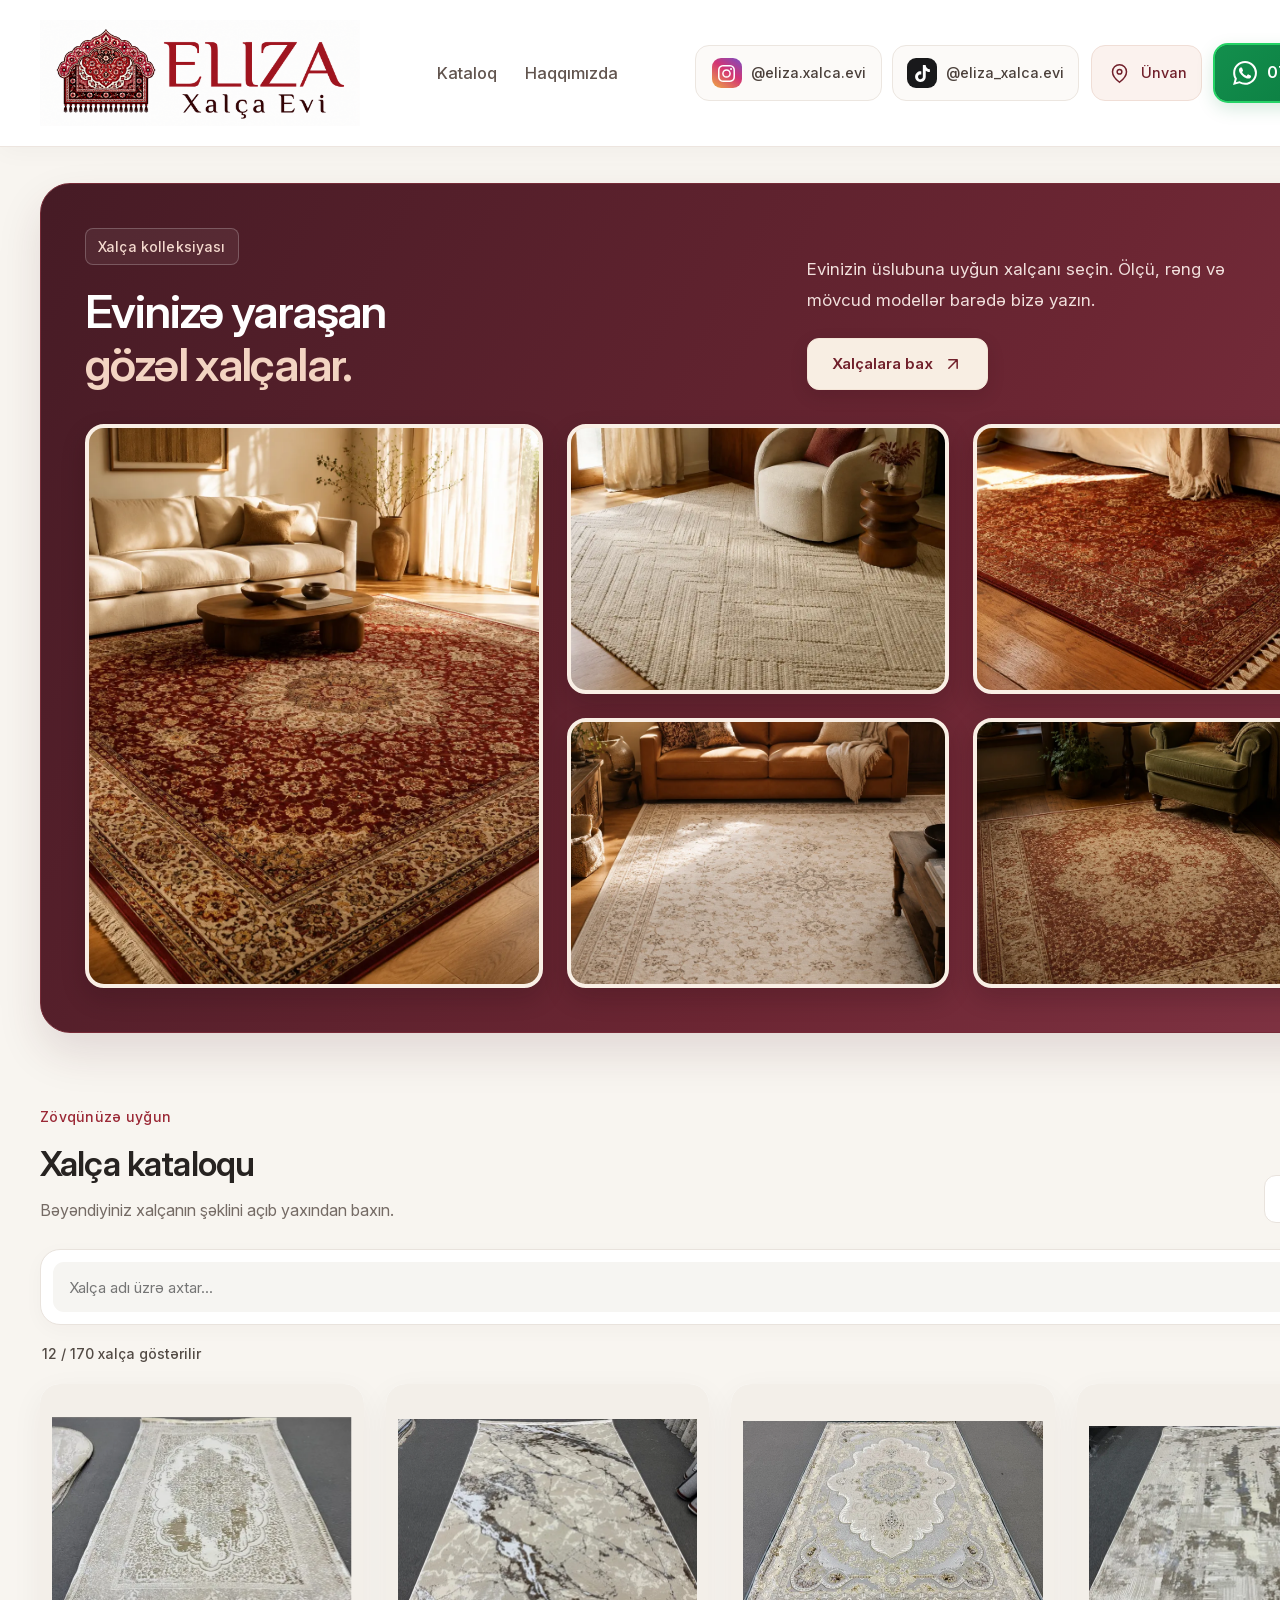
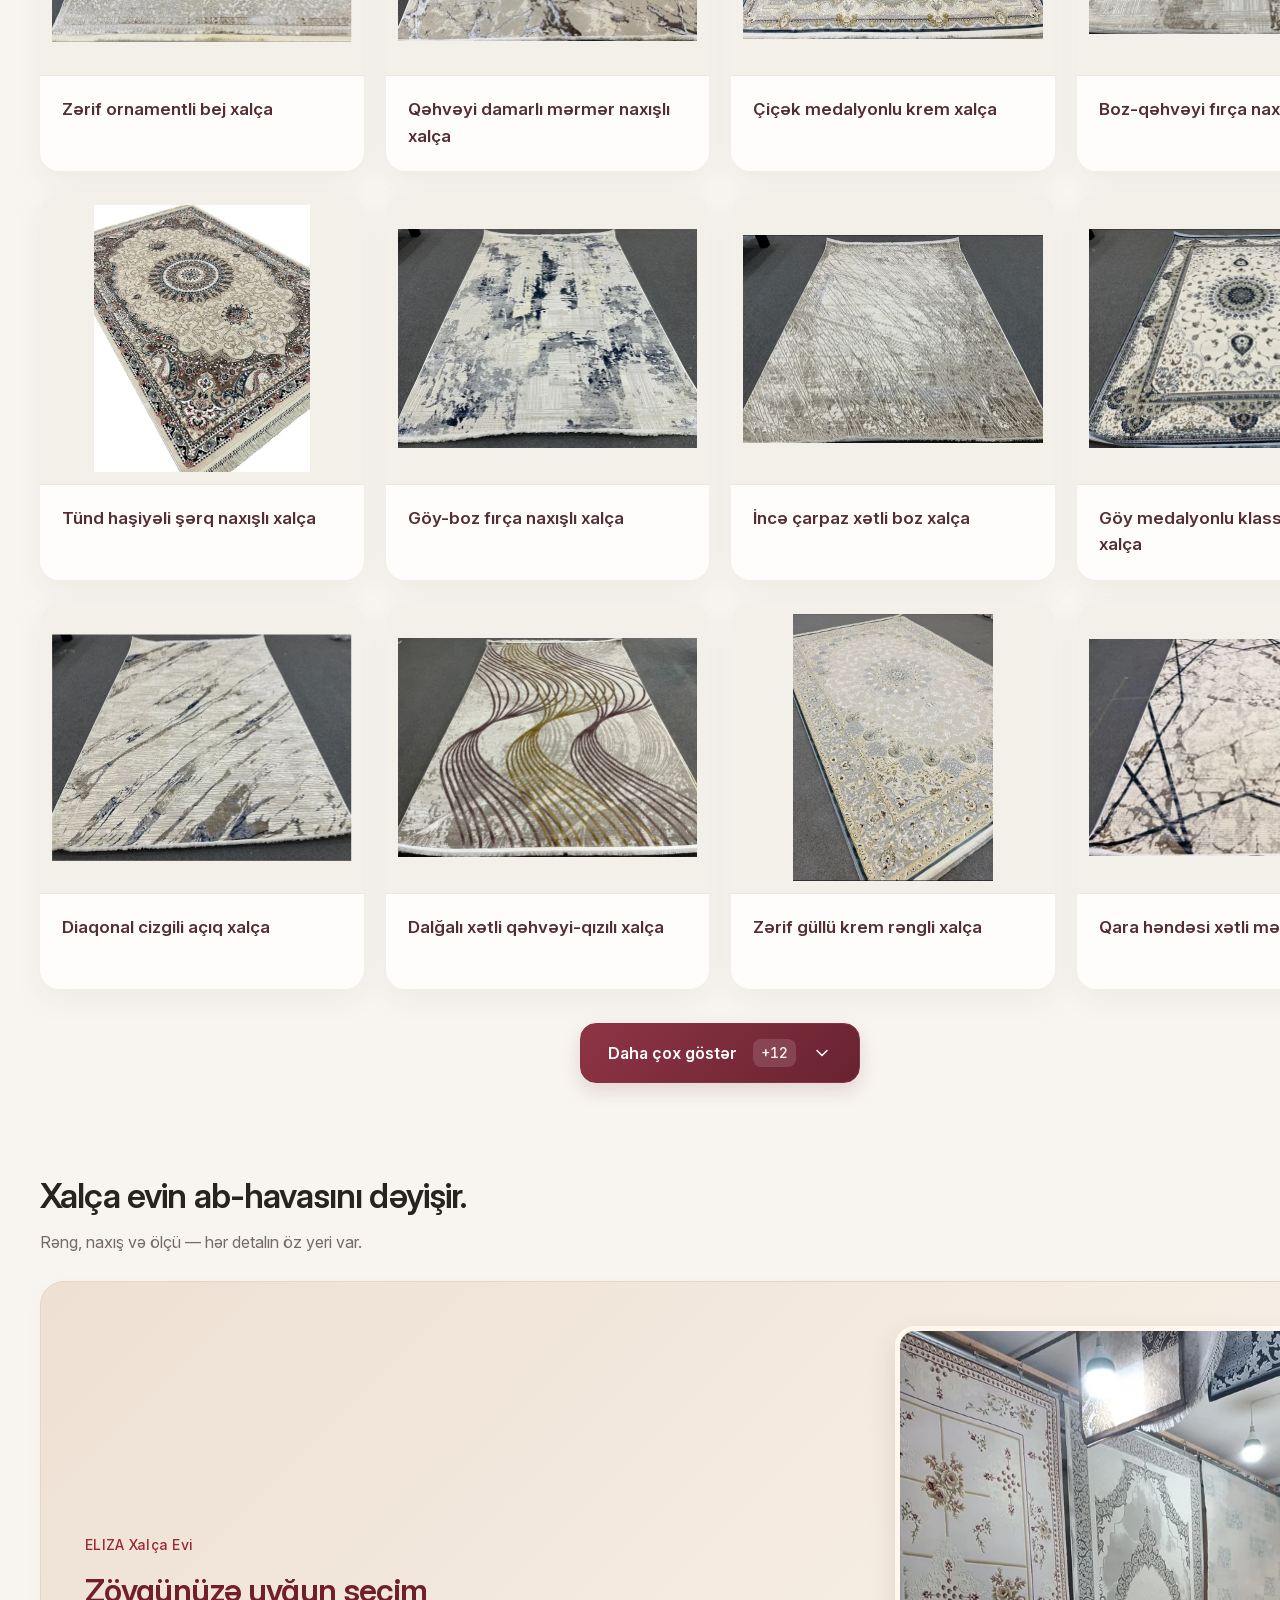
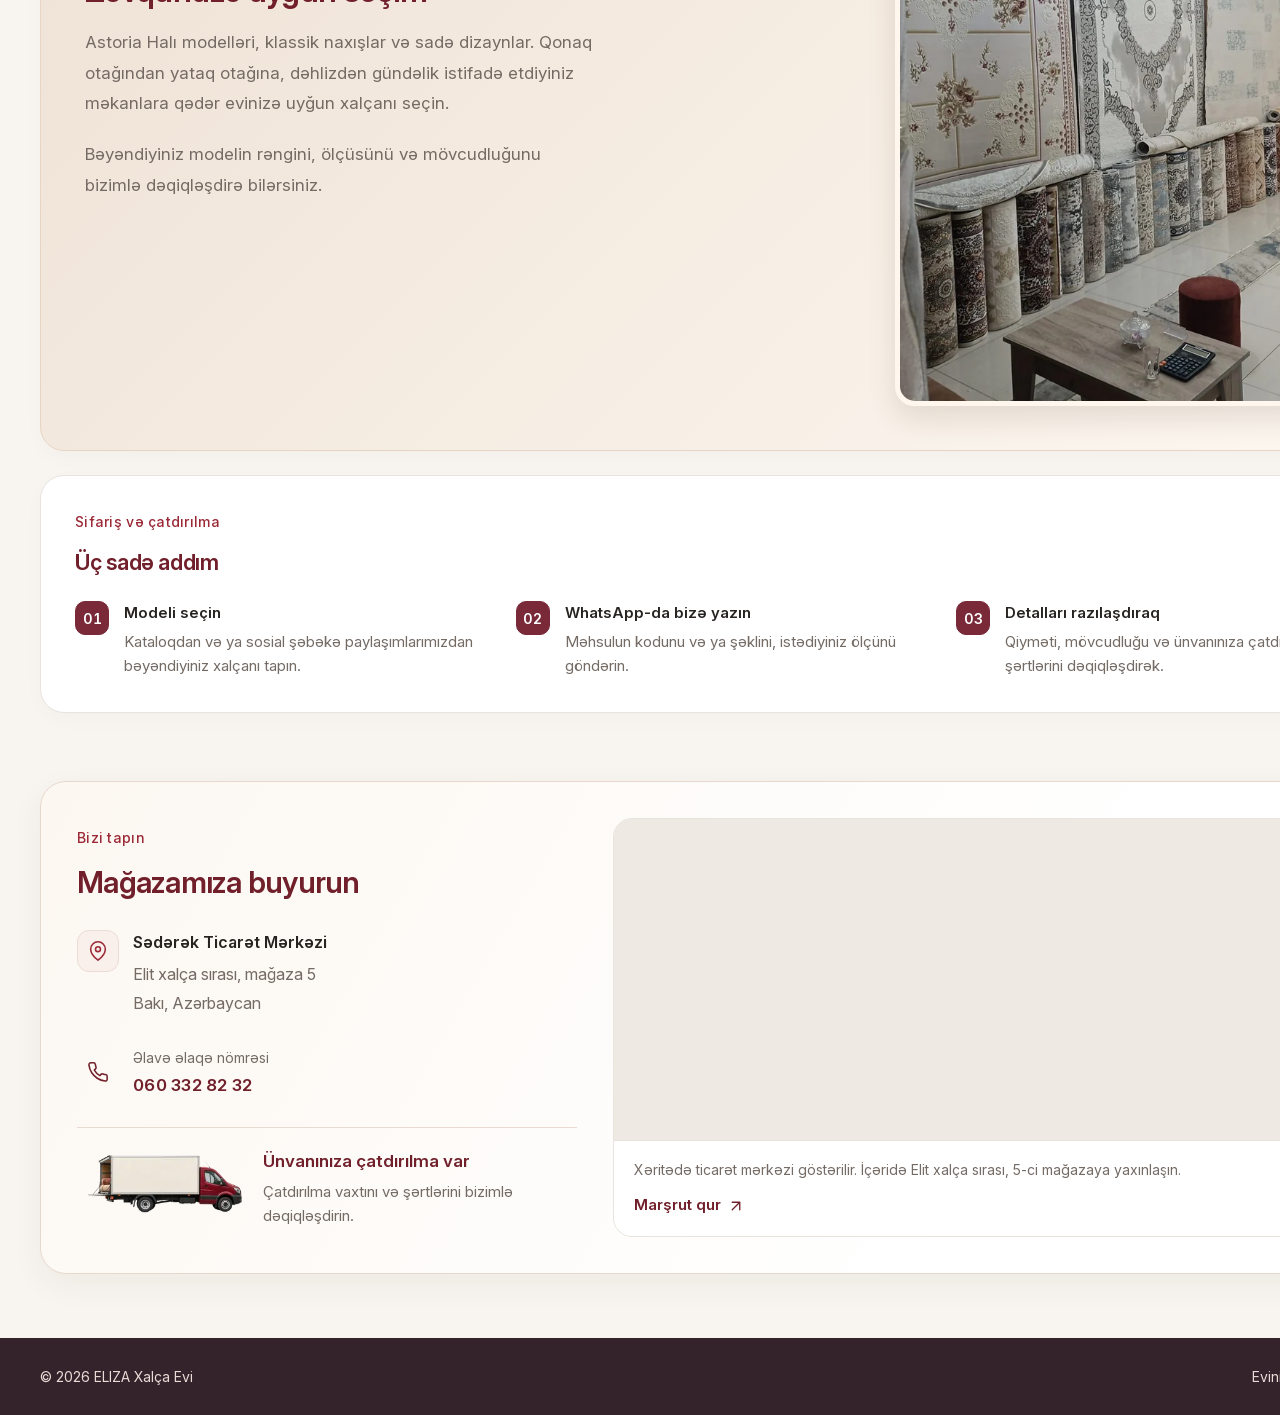
<file: public/index.html>
<!DOCTYPE html>
<html lang="az"><head><meta charset="UTF-8"><meta name="viewport" content="width=1280, user-scalable=yes"><title>ELIZA Xalça Evi — Xalça kataloqu</title><meta name="description" content="ELIZA Xalça Evi — Astoria Halı və ev xalçaları. Sədərək Ticarət Mərkəzi, Elit xalça sırası, mağaza 5. WhatsApp ilə əlaqə və ünvanlara çatdırılma."><link rel="preload" href="assets/inter-variable.woff2" as="font" type="font/woff2" crossorigin><link rel="preload" href="assets/hero-living-room.webp" as="image" type="image/webp" fetchpriority="high">
<style>
@font-face {font-family:"Inter";font-style:normal;font-weight:400 700;font-display:swap;src:url("assets/inter-variable.woff2") format("woff2");}
:root {--bg:#f8f5f0;--card:#fff;--text:#272321;--muted:#756b65;--line:#e9e3dd;--accent:#9b2936;--accent-dark:#71202b;--sand:#d9c1a0;--soft:#f7f2ed;--shadow:0 10px 32px rgba(48,30,23,.055);--radius:24px;--radius-sm:14px;--maxw:1280px;--header-offset:140px;}
* {box-sizing:border-box;}
[hidden] {display:none!important;}
html {scroll-behavior:smooth;scroll-padding-top:var(--header-offset);}
body {margin:0;min-width:1280px;background:var(--bg);color:var(--text);font-family:"Inter",Arial,sans-serif;font-size:1rem;font-weight:400;line-height:1.65;font-synthesis:none;-webkit-text-size-adjust:100%;}
img {display:block;max-width:100%;}
a {color:inherit;text-decoration:none;}
button,input,select {font:inherit;}
button,a,input,select {-webkit-tap-highlight-color:transparent;}
button {cursor:pointer;}
strong,b {font-weight:600;}
h1,h2,h3,p {overflow-wrap:break-word;}
.container {width:min(var(--maxw),calc(100% - 48px));margin:0 auto;}
.icon {display:block;width:22px;height:22px;flex:0 0 auto;}
a:focus-visible,button:focus-visible,input:focus-visible,select:focus-visible {outline:3px solid var(--accent);outline-offset:5px;}

/* A single aligned desktop header, also used on phones. */
.header {position:sticky;top:0;z-index:50;background:#fff;border-bottom:1px solid #ede5df;box-shadow:0 4px 24px rgba(42,25,20,.035);}
.nav {display:flex;align-items:center;justify-content:space-between;gap:28px;min-height:116px;padding:14px 0;}
.brand {display:flex;align-items:center;flex:0 0 17rem;width:17rem;}
.brand-logo-wrap {width:100%;}
.brand-logo {width:100%;height:auto;display:block;}
.menu {display:flex;flex:0 0 auto;align-items:center;gap:22px;font-size:.9375rem;font-weight:500;white-space:nowrap;}
.menu a {position:relative;padding:12px 0;color:#62554f;transition:color .2s;}
.menu a::after {content:"";position:absolute;left:0;bottom:5px;width:100%;height:2px;background:var(--accent);transform:scaleX(0);transform-origin:left;transition:transform .2s;}
.menu a:hover {color:var(--accent);}
.menu a:hover::after {transform:scaleX(1);}
.nav-actions {display:flex;flex:0 0 auto;align-items:center;gap:12px;}
.header-socials {display:flex;align-items:center;gap:10px;}
.header-icon {display:inline-flex;align-items:center;justify-content:center;gap:8px;min-height:52px;padding:10px 12px;border:1px solid #ece6e0;border-radius:14px;background:#fcfaf8;color:#4b403b;white-space:nowrap;transition:transform .2s,box-shadow .2s,border-color .2s,background .2s;}
.header-icon:hover {transform:translateY(-2px);border-color:#d7c3b9;background:#fff;box-shadow:0 6px 16px rgba(42,25,20,.075);}
.social-icon-badge {display:grid;place-items:center;width:28px;height:28px;flex:0 0 28px;border-radius:8px;}
.social-icon-badge .icon {width:16px;height:16px;}
.social-label {font-size:.875rem;font-weight:500;line-height:1.5;white-space:nowrap;}
.instagram .social-icon-badge {background:linear-gradient(35deg,#efa945,#d33574 55%,#784ec3);color:#fff;}
.tiktok .social-icon-badge {background:#19191b;color:#fff;}
.location-link {background:#fbf2ee;border-color:#f0ded6;color:var(--accent-dark);}
.location-link .social-icon-badge {width:22px;flex-basis:22px;}
.location-link .icon {width:20px;height:20px;}
.whatsapp-button {grid-column:3;grid-row:1;}
.header-socials {display:grid;grid-column:2;grid-row:2;grid-template-columns:repeat(2,minmax(0,1fr));align-items:center;gap:10px;}
.header-icon {display:flex;align-items:center;justify-content:center;gap:9px;min-width:0;min-height:44px;padding:6px 10px;border:1px solid #ece6e0;border-radius:12px;background:#fcfaf8;color:#4b403b;transition:transform .2s,box-shadow .2s,border-color .2s,background .2s;}
.header-icon:hover {transform:translateY(-2px);border-color:#d7c3b9;background:#fff;box-shadow:0 6px 16px rgba(42,25,20,.075);}
.social-icon-badge {display:grid;place-items:center;width:28px;height:28px;flex:0 0 28px;border-radius:8px;}
.social-icon-badge .icon {width:16px;height:16px;}
.social-label {font-size:.8125rem;font-weight:500;line-height:1.5;white-space:nowrap;}
.instagram .social-icon-badge {background:linear-gradient(35deg,#efa945,#d33574 55%,#784ec3);color:#fff;}
.tiktok .social-icon-badge {background:#19191b;color:#fff;}
.location-link {grid-column:3;grid-row:2;background:#fbf2ee;border-color:#f0ded6;color:var(--accent-dark);}
.location-link .social-icon-badge {width:22px;flex-basis:22px;}
.location-link .icon {width:20px;height:20px;}
.location-link .social-label {font-size:.875rem;}
.whatsapp-button {position:relative;isolation:isolate;display:inline-flex;align-items:center;justify-content:center;gap:10px;min-height:52px;padding:13px 20px;border:1px solid #08713a;border-radius:16px;background:linear-gradient(135deg,#138f4d,#08753c);color:#fff;font-size:.9375rem;font-weight:600;line-height:1.5;white-space:nowrap;box-shadow:0 6px 18px rgba(10,125,60,.18);transition:filter .2s;}
.nav-actions>.whatsapp-button {min-height:52px;padding:12px 16px;border-radius:14px;}
.whatsapp-button .icon {width:24px;height:24px;}
.whatsapp-button:hover {filter:brightness(1.08);}
.whatsapp-pulse {animation:whatsapp-breathe 2.2s ease-in-out infinite;transform-origin:center;will-change:transform;}
.whatsapp-pulse::after {content:"";position:absolute;inset:-2px;border:2px solid #25d366;border-radius:inherit;pointer-events:none;animation:whatsapp-ring 2.2s ease-out infinite;}
@keyframes whatsapp-breathe {0%,100% {transform:scale(1);box-shadow:0 5px 18px rgba(10,125,60,.2);}50% {transform:scale(1.045);box-shadow:0 8px 28px rgba(37,211,102,.4);}}
@keyframes whatsapp-ring {0% {transform:scale(1);opacity:.65;}75%,100% {transform:scale(1.1,1.45);opacity:0;}}

/* Collection introduction */
.hero {padding:36px 0 16px;}
.hero-card {position:relative;padding:44px;background:linear-gradient(118deg,#461b25,#6c2633 62%,#813444);border:1px solid #762b37;border-radius:30px;color:#fff;box-shadow:0 20px 44px rgba(80,28,39,.13);}
.hero-copy {position:relative;display:grid;grid-template-columns:minmax(0,1.2fr) minmax(0,1fr);align-items:end;column-gap:64px;min-width:0;}
.hero-copy>.eyebrow {grid-column:1;grid-row:1;justify-self:start;}
.hero-copy>h1 {grid-column:1;grid-row:2/4;margin:20px 0 0;font-size:clamp(2.25rem,3.6vw,3.125rem);}
.hero-copy>p {grid-column:2;grid-row:1/3;}
.hero-copy>.hero-actions {grid-column:2;grid-row:3;margin-top:22px;}
.eyebrow {display:inline-flex;align-items:center;gap:9px;padding:7px 12px;border:1px solid rgba(255,255,255,.22);border-radius:8px;color:#f4d9ce;background:rgba(255,255,255,.06);font-size:.875rem;font-weight:500;line-height:1.5;letter-spacing:.01em;}
.eyebrow i {display:none;}
h1 {max-width:700px;margin:24px 0 20px;font-size:clamp(2.25rem,4.3vw,3.625rem);font-weight:600;line-height:1.14;letter-spacing:-.035em;text-wrap:balance;}
h1 span {display:block;color:#f3d4c2;}
.hero p {max-width:470px;margin:0;font-size:1.0625rem;line-height:1.8;color:#f1dfdc;}
.hero-actions {display:flex;align-items:center;margin-top:30px;}
.btn,.btn-secondary {display:inline-flex;align-items:center;justify-content:center;gap:10px;min-height:48px;padding:12px 18px;border-radius:12px;font-size:.9375rem;line-height:1.5;font-weight:600;text-align:center;transition:transform .2s,background .2s,box-shadow .2s;}
.btn {border:1px solid var(--accent);background:var(--accent);color:#fff;box-shadow:0 6px 16px rgba(113,32,43,.12);}
.btn:hover {transform:translateY(-2px);}
.btn-secondary {border:1px solid var(--line);background:#fff;color:#61524b;}
.btn-secondary:hover {background:var(--soft);}
.hero .btn {padding:14px 24px;border-color:#f4e5d7;background:#f8eee3;color:var(--accent-dark);box-shadow:0 6px 18px rgba(31,12,18,.12);}
.hero .btn:hover {background:#fff;}
.hero .btn .icon {width:20px;height:20px;}
.hero-side {min-width:0;margin-top:34px;}
.hero-collage {display:grid;grid-template-columns:1.2fr 1fr 1fr;grid-template-rows:repeat(2,minmax(0,1fr));gap:24px;width:100%;aspect-ratio:2.25;}
.interior-photo {min-width:0;min-height:0;margin:0;overflow:hidden;border:4px solid #f9efe5;border-radius:19px;background:#e5d7c7;box-shadow:0 10px 24px rgba(28,10,16,.2);}
.interior-photo img {display:block;width:100%;height:100%;object-fit:cover;}
.interior-photo-main {grid-column:1;grid-row:1/3;}
.interior-photo-main img {object-position:50% 60%;}
.interior-photo-light {grid-column:2;grid-row:1;}
.interior-photo-light img {object-position:50% 58%;}
.interior-photo-detail {grid-column:3;grid-row:1;}
.interior-photo-detail img {object-position:50% 60%;}
.interior-photo-ivory {grid-column:2;grid-row:2;}
.interior-photo-evening {grid-column:3;grid-row:2;}
.interior-photo-ivory img,.interior-photo-evening img {object-position:50% 60%;}
.pattern-red {background:linear-gradient(180deg, rgba(255,255,255,.2), transparent 30%),repeating-linear-gradient(90deg, #7d1019 0 14px, #af2b35 14px 28px),repeating-linear-gradient(0deg, rgba(255,255,255,.14) 0 8px, rgba(0,0,0,0) 8px 16px);}
.pattern-beige {background:linear-gradient(180deg, rgba(255,255,255,.28), transparent 30%),repeating-linear-gradient(45deg, #d5b48f 0 12px, #c69a71 12px 24px),repeating-linear-gradient(-45deg, rgba(255,255,255,.16) 0 10px, rgba(0,0,0,0) 10px 20px);}
.pattern-dark {background:linear-gradient(180deg, rgba(255,255,255,.18), transparent 32%),repeating-linear-gradient(90deg, #362f2b 0 18px, #574b43 18px 36px),repeating-linear-gradient(0deg, rgba(179,40,47,.25) 0 6px, rgba(0,0,0,0) 6px 18px);}
.pattern-sand {background:linear-gradient(180deg, rgba(255,255,255,.18), transparent 32%),repeating-linear-gradient(90deg, #e5d7c1 0 18px, #d5c1a6 18px 36px),repeating-linear-gradient(0deg, rgba(138,97,72,.16) 0 8px, rgba(0,0,0,0) 8px 18px);}
.pattern-rose {background:linear-gradient(180deg, rgba(255,255,255,.18), transparent 32%),repeating-linear-gradient(90deg, #d58c8b 0 16px, #c26766 16px 32px),repeating-linear-gradient(0deg, rgba(255,255,255,.15) 0 6px, rgba(0,0,0,0) 6px 18px);}

/* Quiet, evenly spaced product cards */
.section {padding:56px 0;}
.section-head {display:flex;align-items:end;justify-content:space-between;gap:24px;margin-bottom:26px;}
.section-head h2 {margin:0 0 12px;font-size:clamp(1.625rem,3vw,2.125rem);font-weight:600;line-height:1.25;letter-spacing:-.025em;}
.section-head p {margin:0;color:var(--muted);font-size:1rem;line-height:1.65;}
.filters {display:grid;grid-template-columns:repeat(auto-fit,minmax(200px,1fr));gap:10px;margin-bottom:18px;padding:12px;border:1px solid var(--line);border-radius:20px;background:#fff;box-shadow:0 5px 20px rgba(53,33,23,.03);}
.control {width:100%;min-width:0;height:50px;padding:0 15px;border:1px solid transparent;border-radius:11px;background:#f6f5f2;color:var(--text);font-size:.9375rem;outline:none;transition:border-color .2s,background .2s;}
.control:focus {border-color:#b4777e;background:#fff;box-shadow:0 0 0 3px rgba(155,41,54,.07);}
.results {display:flex;align-items:center;justify-content:space-between;gap:12px;flex-wrap:wrap;margin:0 2px 20px;color:var(--muted);font-size:.875rem;line-height:1.5;}
#resultCount {font-weight:500;color:#534b45;}
.catalog-note {font-size:.8125rem;}
.catalog-grid {display:grid;grid-template-columns:repeat(4,minmax(0,1fr));gap:22px;}
.catalog-more {display:flex;justify-content:center;padding:34px 0 4px;}
.catalog-more[hidden] {display:none;}
.load-more-button {display:inline-flex;align-items:center;justify-content:center;gap:16px;min-width:280px;min-height:58px;padding:15px 24px;border:1px solid #853343;border-radius:16px;background:linear-gradient(135deg,#8e3445,#682330);color:#fff;font-size:1rem;font-weight:600;line-height:1.5;box-shadow:0 8px 20px rgba(104,35,48,.15);transition:transform .2s,box-shadow .2s,background .2s;}
.load-more-button:hover {transform:translateY(-2px);background:linear-gradient(135deg,#9b3c4e,#762b3a);box-shadow:0 12px 24px rgba(104,35,48,.22);}
.load-more-button:active {transform:translateY(0);}
.load-more-button .icon {width:20px;height:20px;}
.load-more-count {display:inline-flex;align-items:center;justify-content:center;min-width:32px;height:28px;padding:0 8px;border-radius:8px;background:rgba(255,255,255,.13);color:#fff4ec;font-size:.875rem;font-weight:500;font-variant-numeric:tabular-nums;}
.card {position:relative;scroll-margin-top:16px;display:flex;flex-direction:column;min-width:0;border:0;border-radius:20px;overflow:hidden;background:#fff;box-shadow:var(--shadow);transition:transform .25s,box-shadow .25s;}
.card:hover {transform:translateY(-5px);box-shadow:0 18px 34px rgba(66,39,30,.1);}
.card-visual {display:flex;align-items:center;justify-content:center;aspect-ratio:1;padding:12px;background:#f3efe9;border-bottom:1px solid #eee6dd;}
.product-image {width:100%;height:100%;object-fit:contain;border-radius:10px;}
.product-open {display:block;width:100%;padding:0;border:0;background:none;color:#522d34;font:inherit;text-align:left;transition:color .2s;}
.card:hover .product-open {color:var(--accent);}
.product-open::after {content:"";position:absolute;inset:0;border-radius:20px;}
.card:focus-within {outline:3px solid var(--accent);outline-offset:4px;}
.catalog-empty {grid-column:1/-1;padding:40px;text-align:center;border:1px solid var(--line);border-radius:20px;background:#fff;}
.catalog-empty strong {display:block;font-size:1.25rem;color:var(--accent-dark);}
.catalog-empty p {color:var(--muted);}
.rug-card {position:relative;width:100%;height:100%;overflow:hidden;border:4px solid rgba(255,255,255,.8);border-radius:12px;box-shadow:0 14px 22px rgba(74,45,27,.14);}
.rug-card::after {content:"";position:absolute;inset:10px;border:1px solid rgba(255,255,255,.4);border-radius:5px;pointer-events:none;}
.badge {position:absolute;top:10px;left:10px;z-index:2;padding:5px 10px;border:1px solid rgba(255,255,255,.7);border-radius:7px;background:rgba(255,255,255,.93);color:#64413b;font-size:.8125rem;font-weight:500;line-height:1.5;}
.card-body {display:flex;flex-direction:column;flex:1;padding:20px 22px 22px;background:#fffdfb;}
.card-title {min-height:3.1em;margin:0;font-size:1.0625rem;font-weight:600;line-height:1.55;letter-spacing:-.01em;overflow-wrap:break-word;}
.card-meta {margin:12px 0 16px;color:var(--muted);font-size:.875rem;line-height:1.6;}
.card-row {display:flex;align-items:center;justify-content:space-between;gap:10px;flex-wrap:wrap;margin-top:16px;padding-top:16px;border-top:1px solid #f0e9e3;}
.price {color:var(--accent-dark);font-size:1.375rem;line-height:1.4;font-weight:600;font-variant-numeric:tabular-nums;}
.price small {font-size:.8125rem;color:var(--muted);font-weight:400;}
.small-btn {padding:9px 13px;border:1px solid #eedbd7;border-radius:10px;background:#f8efed;color:var(--accent-dark);font-size:.875rem;font-weight:600;line-height:1.5;transition:background .2s,color .2s;}
.small-btn:hover {background:var(--accent-dark);color:#fff;}

/* Store story and directions */
#about {padding-top:32px;}
.about-box {display:grid;grid-template-columns:minmax(0,1fr);gap:24px;}
.info-card {padding:34px;border:1px solid var(--line);border-radius:24px;background:#fff;box-shadow:0 6px 22px rgba(48,30,23,.025);}
.info-card:first-child {background:linear-gradient(135deg,#eee0d3,#fcf7f0);border-color:#e6d5c5;}
.info-card-store {display:grid;grid-template-columns:minmax(0,1fr) 460px;align-items:center;gap:56px;padding:44px;}
.info-card-store>div {max-width:510px;}
.info-card.info-card-store h3 {font-size:2rem;line-height:1.3;}
.info-card-store p {font-size:1.0625rem;}
.store-photo {width:100%;height:680px;object-fit:cover;object-position:50% 42%;border:5px solid #fff7ee;border-radius:20px;box-shadow:0 12px 28px rgba(75,48,31,.13);}
.section-label {display:block;margin:0 0 14px;color:var(--accent);font-size:.875rem;font-weight:500;letter-spacing:.02em;}
.info-card h3 {margin:0 0 16px;color:var(--accent-dark);font-size:1.375rem;font-weight:600;line-height:1.35;letter-spacing:-.02em;}
.info-card p {margin:0;color:var(--muted);line-height:1.8;}
.info-card .about-note {margin-top:20px;}
.order-steps {display:grid;grid-template-columns:repeat(3,minmax(0,1fr));gap:32px;list-style:none;padding:0;margin:24px 0 0;}
.order-steps li {display:flex;align-items:flex-start;gap:15px;}
.order-steps li>span {display:grid;place-items:center;flex:0 0 34px;width:34px;height:34px;border:1px solid #792938;border-radius:10px;background:#792938;color:#fff;font-size:.875rem;font-weight:600;font-variant-numeric:tabular-nums;}
.order-steps strong {display:block;margin-bottom:4px;font-size:.9375rem;color:var(--text);}
.order-steps p {font-size:.9375rem;line-height:1.6;}
.contact {padding:12px 0 64px;}
.contact-box {display:grid;grid-template-columns:minmax(0,.8fr) minmax(0,1.2fr);gap:36px;padding:36px;border:1px solid #e7d8cd;border-radius:26px;background:linear-gradient(120deg,#fcf7f1,#fff 70%);box-shadow:var(--shadow);}
.contact-details {min-width:0;padding:8px 0;}
.contact-details h2 {margin:0 0 28px;color:var(--accent-dark);font-size:clamp(1.5rem,3vw,1.875rem);font-weight:600;line-height:1.3;letter-spacing:-.025em;}
.address-row {display:flex;align-items:flex-start;gap:14px;}
.contact-icon {display:grid;place-items:center;flex:0 0 42px;width:42px;height:42px;border:1px solid #ecdcd5;border-radius:12px;background:#f9efeb;color:var(--accent);}
.address-row strong {display:block;font-size:1rem;font-weight:600;line-height:1.5;}
address {margin-top:6px;font-style:normal;color:var(--muted);line-height:1.8;}
.phone-link {display:flex;align-items:center;gap:14px;width:fit-content;margin-top:28px;color:var(--accent-dark);}
.phone-link>.icon {margin:0 10px;}
.phone-link small {display:block;color:var(--muted);font-size:.875rem;font-weight:400;}
.phone-link strong {display:block;margin-top:2px;font-size:1.0625rem;font-weight:600;letter-spacing:.015em;}
.delivery-note {display:grid;grid-template-columns:146px minmax(0,1fr);align-items:center;gap:14px;margin-top:28px;padding-top:22px;border-top:1px solid #eadbd2;}
.delivery-truck {width:146px;height:108px;object-fit:contain;}
.delivery-note h3 {margin:0 0 6px;color:var(--accent-dark);font-size:1.0625rem;font-weight:600;line-height:1.4;}
.delivery-note p {margin:0;color:var(--muted);font-size:.9375rem;line-height:1.65;}
.map-card {display:flex;flex-direction:column;min-width:0;margin:0;border:1px solid var(--line);border-radius:19px;overflow:hidden;background:#f4f1eb;scroll-margin-top:16px;transition:box-shadow .3s,border-color .3s;}
.map-card:target {border-color:#b6767b;box-shadow:0 0 0 4px rgba(155,41,54,.09);}
.map-frame {flex:1;min-height:320px;background:#eee9e2;}
.map-frame iframe {display:block;width:100%;height:100%;min-height:320px;border:0;}
.map-card figcaption {padding:18px 20px;border-top:1px solid var(--line);background:#fff;}
.map-card figcaption p {margin:0 0 10px;color:var(--muted);font-size:.875rem;line-height:1.6;}
.directions-link {display:inline-flex;align-items:center;gap:6px;color:var(--accent-dark);font-size:.9375rem;font-weight:600;}
.directions-link .icon {width:18px;height:18px;}
footer {margin:0;padding:28px 0;background:#34232a;color:#e9dcd8;}
.footer-row {display:flex;align-items:center;justify-content:space-between;gap:16px;flex-wrap:wrap;font-size:.875rem;line-height:1.5;}

/* Product details */
.modal {position:fixed;inset:0;z-index:100;display:none;align-items:center;justify-content:center;padding:20px;background:rgba(30,20,23,.64);backdrop-filter:blur(8px);}
.modal.open {display:flex;}
.modal-card {display:grid;grid-template-columns:minmax(0,1.4fr) minmax(320px,1fr);width:min(1100px,100%);max-height:90vh;overflow:auto;border:1px solid rgba(255,255,255,.5);border-radius:24px;background:#fff;box-shadow:0 30px 70px rgba(0,0,0,.22);}
.modal-visual {display:flex;flex-direction:column;justify-content:center;min-width:0;padding:22px;background:#f3efe9;}
.modal-photo {display:flex;align-items:center;justify-content:center;min-height:420px;}
.modal-photo img,.modal-photo svg {display:block;width:100%;height:auto;max-height:72vh;object-fit:contain;border-radius:10px;}
#modalImageCrop {width:100%;}
.photo-thumbnails {display:flex;justify-content:center;gap:10px;flex-wrap:wrap;margin-top:16px;}
.photo-thumbnail {width:78px;height:78px;padding:4px;border:2px solid transparent;border-radius:10px;background:#fff;}
.photo-thumbnail[aria-pressed="true"] {border-color:var(--accent);}
.photo-thumbnail img {width:100%;height:100%;object-fit:contain;border-radius:5px;}
.modal-content {position:relative;display:flex;flex-direction:column;justify-content:center;padding:64px 32px 36px;}
.close {position:absolute;top:16px;right:16px;display:grid;place-items:center;width:38px;height:38px;border:1px solid var(--line);border-radius:12px;background:#faf6f2;color:var(--muted);font-size:22px;line-height:1;}
.modal-content .eyebrow {margin-top:30px;}
.modal-content h3 {margin:0 0 24px;color:#722e39;font-size:1.625rem;font-weight:600;line-height:1.4;letter-spacing:-.02em;}
.modal-content p {margin:0 0 18px;color:var(--muted);line-height:1.7;}
.info-list {display:grid;gap:0;list-style:none;padding:0;margin:0 0 18px;}
.info-list li {display:flex;justify-content:space-between;gap:12px;padding:12px 0;border-bottom:1px solid var(--line);font-size:.875rem;}
.info-list li span:last-child {font-weight:500;color:#493933;text-align:right;}
.modal-price {margin:12px 0 22px;color:var(--accent-dark);font-size:1.875rem;font-weight:600;line-height:1.4;font-variant-numeric:tabular-nums;}
.modal-whatsapp {width:100%;margin-top:12px;white-space:normal;text-align:center;}

@media (prefers-reduced-motion:reduce) {
 html {scroll-behavior:auto;}.whatsapp-pulse,.whatsapp-pulse::after {animation:none;will-change:auto;}
 .card,.header-icon,.btn,.load-more-button {transition:none;}.card:hover,.header-icon:hover,.btn:hover,.load-more-button:hover {transform:none;}
}
</style></head><body><header class="header">
 <div class="container nav">
  <a href="#" class="brand" aria-label="ELIZA Xalça Evi"><div class="brand-logo-wrap"><img class="brand-logo" src="assets/eliza-logo.png" alt="ELIZA Xalça Evi" width="1536" height="512" fetchpriority="high" decoding="async"></div></a>
  <nav class="menu" aria-label="Əsas menyu"><a href="#catalog">Kataloq</a><a href="#about">Haqqımızda</a></nav>
  <div class="nav-actions" aria-label="Əlaqə və sosial şəbəkələr">
   <div class="header-socials"><a class="header-icon instagram" href="https://www.instagram.com/eliza.xalca.evi/" target="_blank" rel="noopener noreferrer" aria-label="Instagram: @eliza.xalca.evi" title="Instagram: @eliza.xalca.evi"><span class="social-icon-badge"><svg class="icon" aria-hidden="true" focusable="false" fill="currentColor" role="img" viewbox="0 0 24 24" xmlns="http://www.w3.org/2000/svg"><path d="M7.0301.084c-1.2768.0602-2.1487.264-2.911.5634-.7888.3075-1.4575.72-2.1228 1.3877-.6652.6677-1.075 1.3368-1.3802 2.127-.2954.7638-.4956 1.6365-.552 2.914-.0564 1.2775-.0689 1.6882-.0626 4.947.0062 3.2586.0206 3.6671.0825 4.9473.061 1.2765.264 2.1482.5635 2.9107.308.7889.72 1.4573 1.388 2.1228.6679.6655 1.3365 1.0743 2.1285 1.38.7632.295 1.6361.4961 2.9134.552 1.2773.056 1.6884.069 4.9462.0627 3.2578-.0062 3.668-.0207 4.9478-.0814 1.28-.0607 2.147-.2652 2.9098-.5633.7889-.3086 1.4578-.72 2.1228-1.3881.665-.6682 1.0745-1.3378 1.3795-2.1284.2957-.7632.4966-1.636.552-2.9124.056-1.2809.0692-1.6898.063-4.948-.0063-3.2583-.021-3.6668-.0817-4.9465-.0607-1.2797-.264-2.1487-.5633-2.9117-.3084-.7889-.72-1.4568-1.3876-2.1228C21.2982 1.33 20.628.9208 19.8378.6165 19.074.321 18.2017.1197 16.9244.0645 15.6471.0093 15.236-.005 11.977.0014 8.718.0076 8.31.0215 7.0301.0839m.1402 21.6932c-1.17-.0509-1.8053-.2453-2.2287-.408-.5606-.216-.96-.4771-1.3819-.895-.422-.4178-.6811-.8186-.9-1.378-.1644-.4234-.3624-1.058-.4171-2.228-.0595-1.2645-.072-1.6442-.079-4.848-.007-3.2037.0053-3.583.0607-4.848.05-1.169.2456-1.805.408-2.2282.216-.5613.4762-.96.895-1.3816.4188-.4217.8184-.6814 1.3783-.9003.423-.1651 1.0575-.3614 2.227-.4171 1.2655-.06 1.6447-.072 4.848-.079 3.2033-.007 3.5835.005 4.8495.0608 1.169.0508 1.8053.2445 2.228.408.5608.216.96.4754 1.3816.895.4217.4194.6816.8176.9005 1.3787.1653.4217.3617 1.056.4169 2.2263.0602 1.2655.0739 1.645.0796 4.848.0058 3.203-.0055 3.5834-.061 4.848-.051 1.17-.245 1.8055-.408 2.2294-.216.5604-.4763.96-.8954 1.3814-.419.4215-.8181.6811-1.3783.9-.4224.1649-1.0577.3617-2.2262.4174-1.2656.0595-1.6448.072-4.8493.079-3.2045.007-3.5825-.006-4.848-.0608M16.953 5.5864A1.44 1.44 0 1 0 18.39 4.144a1.44 1.44 0 0 0-1.437 1.4424M5.8385 12.012c.0067 3.4032 2.7706 6.1557 6.173 6.1493 3.4026-.0065 6.157-2.7701 6.1506-6.1733-.0065-3.4032-2.771-6.1565-6.174-6.1498-3.403.0067-6.156 2.771-6.1496 6.1738M8 12.0077a4 4 0 1 1 4.008 3.9921A3.9996 3.9996 0 0 1 8 12.0077"></path></svg></span><span class="social-label">@eliza.xalca.evi</span></a><a class="header-icon tiktok" href="https://www.tiktok.com/@eliza_xalca.evi" target="_blank" rel="noopener noreferrer" aria-label="TikTok: @eliza_xalca.evi" title="TikTok: @eliza_xalca.evi"><span class="social-icon-badge"><svg class="icon" aria-hidden="true" focusable="false" fill="currentColor" role="img" viewbox="0 0 24 24" xmlns="http://www.w3.org/2000/svg"><path d="M12.525.02c1.31-.02 2.61-.01 3.91-.02.08 1.53.63 3.09 1.75 4.17 1.12 1.11 2.7 1.62 4.24 1.79v4.03c-1.44-.05-2.89-.35-4.2-.97-.57-.26-1.1-.59-1.62-.93-.01 2.92.01 5.84-.02 8.75-.08 1.4-.54 2.79-1.35 3.94-1.31 1.92-3.58 3.17-5.91 3.21-1.43.08-2.86-.31-4.08-1.03-2.02-1.19-3.44-3.37-3.65-5.71-.02-.5-.03-1-.01-1.49.18-1.9 1.12-3.72 2.58-4.96 1.66-1.44 3.98-2.13 6.15-1.72.02 1.48-.04 2.96-.04 4.44-.99-.32-2.15-.23-3.02.37-.63.41-1.11 1.04-1.36 1.75-.21.51-.15 1.07-.14 1.61.24 1.64 1.82 3.02 3.5 2.87 1.12-.01 2.19-.66 2.77-1.61.19-.33.4-.67.41-1.06.1-1.79.06-3.57.07-5.36.01-4.03-.01-8.05.02-12.07z"></path></svg></span><span class="social-label">@eliza_xalca.evi</span></a></div>
   <a class="header-icon location-link" href="#store-map" aria-label="Ünvan — mağazanın xəritəsinə keç" title="Ünvanı xəritədə göstər"><span class="social-icon-badge"><svg class="icon" aria-hidden="true" viewbox="0 0 24 24" fill="none" stroke="currentColor" stroke-width="1.7"><path d="M20 10c0 6-8 12-8 12S4 16 4 10a8 8 0 1 1 16 0Z"></path><circle cx="12" cy="10" r="2.7"></circle></svg></span><span class="social-label">Ünvan</span></a>
   <a class="whatsapp-button whatsapp-pulse" href="https://wa.me/994706328232" target="_blank" rel="noopener noreferrer" aria-label="WhatsApp ilə yazın: 070 632 82 32"><svg class="icon" aria-hidden="true" focusable="false" fill="currentColor" role="img" viewbox="0 0 24 24" xmlns="http://www.w3.org/2000/svg"><path d="M17.472 14.382c-.297-.149-1.758-.867-2.03-.967-.273-.099-.471-.148-.67.15-.197.297-.767.966-.94 1.164-.173.199-.347.223-.644.075-.297-.15-1.255-.463-2.39-1.475-.883-.788-1.48-1.761-1.653-2.059-.173-.297-.018-.458.13-.606.134-.133.298-.347.446-.52.149-.174.198-.298.298-.497.099-.198.05-.371-.025-.52-.075-.149-.669-1.612-.916-2.207-.242-.579-.487-.5-.669-.51-.173-.008-.371-.01-.57-.01-.198 0-.52.074-.792.372-.272.297-1.04 1.016-1.04 2.479 0 1.462 1.065 2.875 1.213 3.074.149.198 2.096 3.2 5.077 4.487.709.306 1.262.489 1.694.625.712.227 1.36.195 1.871.118.571-.085 1.758-.719 2.006-1.413.248-.694.248-1.289.173-1.413-.074-.124-.272-.198-.57-.347m-5.421 7.403h-.004a9.87 9.87 0 01-5.031-1.378l-.361-.214-3.741.982.998-3.648-.235-.374a9.86 9.86 0 01-1.51-5.26c.001-5.45 4.436-9.884 9.888-9.884 2.64 0 5.122 1.03 6.988 2.898a9.825 9.825 0 012.893 6.994c-.003 5.45-4.437 9.884-9.885 9.884m8.413-18.297A11.815 11.815 0 0012.05 0C5.495 0 .16 5.335.157 11.892c0 2.096.547 4.142 1.588 5.945L.057 24l6.305-1.654a11.882 11.882 0 005.683 1.448h.005c6.554 0 11.89-5.335 11.893-11.893a11.821 11.821 0 00-3.48-8.413Z"></path></svg><span>070 632 82 32</span></a>
  </div>
 </div>
</header><main id="home"><section class="hero"><div class="container"><div class="hero-card"><div class="hero-copy"><span class="eyebrow">Xalça kolleksiyası</span><h1>Evinizə yaraşan <span>gözəl xalçalar.</span></h1><p>Evinizin üslubuna uyğun xalçanı seçin. Ölçü, rəng və mövcud modellər barədə bizə yazın.</p><div class="hero-actions"><a class="btn" href="#catalog">Xalçalara bax<svg class="icon" aria-hidden="true" viewbox="0 0 24 24" fill="none" stroke="currentColor" stroke-width="1.8" stroke-linecap="round" stroke-linejoin="round"><path d="M7 17 17 7M7 7h10v10"></path></svg></a></div></div><div class="hero-side">
 <div class="hero-collage" role="group" aria-label="Xalçalarla rahat ev interyerləri">
  <figure class="interior-photo interior-photo-main"><img src="assets/hero-living-room.webp" alt="Krem rəngli divan və naxışlı bordo xalça ilə günəşli, rahat qonaq otağı" width="1000" height="1250" fetchpriority="high" decoding="async"></figure>
  <figure class="interior-photo interior-photo-light"><img src="assets/hero-modern-corner.webp" alt="Yumşaq kreslo və açıq rəngli, toxumalı xalça ilə rahat ev guşəsi" width="900" height="675" decoding="async"></figure>
  <figure class="interior-photo interior-photo-detail"><img src="assets/hero-rug-detail.webp" alt="İsti günəş işığında ənənəvi xalçanın incə naxışları və toxuması" width="900" height="675" decoding="async"></figure>
  <figure class="interior-photo interior-photo-ivory"><img src="assets/hero-ivory-lounge.webp" alt="Karamel rəngli divan və açıq naxışlı xalça ilə günəşli ev interyeri" width="900" height="900" decoding="async"></figure>
  <figure class="interior-photo interior-photo-evening"><img src="assets/hero-evening-corner.webp" alt="Zeytun rəngli kreslo və kərpic tonlu xalça ilə isti işıqlı kitab guşəsi" width="900" height="900" decoding="async"></figure>
 </div>
</div></div></div></section><section class="section" id="catalog"><div class="container"><div class="section-head"><div><span class="section-label">Zövqünüzə uyğun</span><h2>Xalça kataloqu</h2><p>Bəyəndiyiniz xalçanın şəklini açıb yaxından baxın.</p></div><button class="btn-secondary" onclick="resetFilters()">Filtrləri sıfırla</button></div><div class="filters"><input id="searchInput" class="control" type="search" placeholder="Xalça adı üzrə axtar..." oninput="filterProducts()" aria-label="Xalça axtarışı"><select id="roomFilter" hidden class="control" onchange="filterProducts()" aria-label="Otaq seçimi"><option value="">Bütün otaqlar</option></select><select id="styleFilter" hidden class="control" onchange="filterProducts()" aria-label="Üslub seçimi"><option value="">Bütün üslublar</option></select><select id="sortFilter" hidden class="control" onchange="filterProducts()" aria-label="Məhsulların sıralanması"><option value="default">Sıralama</option><option value="low">Qiymət: ucuzdan bahaya</option><option value="high">Qiymət: bahadan ucuza</option></select></div><div class="results"><div id="resultCount" aria-live="polite">Kataloq yüklənir…</div></div><div class="catalog-grid" id="productGrid" aria-busy="true"></div><div class="catalog-more" id="catalogMore" hidden><button type="button" class="load-more-button" id="loadMoreButton" aria-controls="productGrid" onclick="loadMoreProducts()"><span>Daha çox göstər</span><span class="load-more-count" id="loadMoreCount" aria-hidden="true"></span><svg class="icon" aria-hidden="true" viewBox="0 0 24 24" fill="none" stroke="currentColor" stroke-width="1.8" stroke-linecap="round" stroke-linejoin="round"><path d="m6 9 6 6 6-6"></path></svg></button></div></div></section><section class="section" id="about"><div class="container">
 <div class="section-head"><div><h2>Xalça evin ab-havasını dəyişir.</h2><p>Rəng, naxış və ölçü — hər detalın öz yeri var.</p></div></div>
 <div class="about-box">
  <article class="info-card info-card-store"><div><span class="section-label">ELIZA Xalça Evi</span><h3>Zövqünüzə uyğun seçim</h3><p>Astoria Halı modelləri, klassik naxışlar və sadə dizaynlar. Qonaq otağından yataq otağına, dəhlizdən gündəlik istifadə etdiyiniz məkanlara qədər evinizə uyğun xalçanı seçin.</p><p class="about-note">Bəyəndiyiniz modelin rəngini, ölçüsünü və mövcudluğunu bizimlə dəqiqləşdirə bilərsiniz.</p></div><img class="store-photo" src="assets/store-showroom.webp" alt="ELIZA mağazasında divarda nümayiş olunan xalçalar" width="618" height="1100" loading="lazy" decoding="async"></article>
  <article class="info-card"><span class="section-label">Sifariş və çatdırılma</span><h3>Üç sadə addım</h3><ol class="order-steps"><li><span>01</span><div><strong>Modeli seçin</strong><p>Kataloqdan və ya sosial şəbəkə paylaşımlarımızdan bəyəndiyiniz xalçanı tapın.</p></div></li><li><span>02</span><div><strong>WhatsApp-da bizə yazın</strong><p>Məhsulun kodunu və ya şəklini, istədiyiniz ölçünü göndərin.</p></div></li><li><span>03</span><div><strong>Detalları razılaşdıraq</strong><p>Qiyməti, mövcudluğu və ünvanınıza çatdırılma şərtlərini dəqiqləşdirək.</p></div></li></ol></article>
 </div>
</div></section><section class="contact" id="contact"><div class="container">
 <div class="contact-box">
  <div class="contact-details"><span class="section-label">Bizi tapın</span><h2>Mağazamıza buyurun</h2>
   <div class="address-row"><span class="contact-icon"><svg class="icon" aria-hidden="true" viewbox="0 0 24 24" fill="none" stroke="currentColor" stroke-width="1.7"><path d="M20 10c0 6-8 12-8 12S4 16 4 10a8 8 0 1 1 16 0Z"></path><circle cx="12" cy="10" r="2.7"></circle></svg></span><div><strong>Sədərək Ticarət Mərkəzi</strong><address>Elit xalça sırası, mağaza 5<br>Bakı, Azərbaycan</address></div></div>
   <a class="phone-link" href="tel:+994603328232"><svg class="icon" aria-hidden="true" viewbox="0 0 24 24" fill="none" stroke="currentColor" stroke-width="1.7" stroke-linecap="round" stroke-linejoin="round"><path d="M22 16.9v3a2 2 0 0 1-2.2 2 19.8 19.8 0 0 1-8.6-3.1 19.5 19.5 0 0 1-6-6A19.8 19.8 0 0 1 2.1 4.2 2 2 0 0 1 4.1 2h3a2 2 0 0 1 2 1.7c.1 1 .4 1.9.7 2.8a2 2 0 0 1-.5 2.1L8 9.9a16 16 0 0 0 6 6l1.3-1.3a2 2 0 0 1 2.1-.5c.9.3 1.8.6 2.8.7a2 2 0 0 1 1.8 2.1Z"></path></svg><span><small>Əlavə əlaqə nömrəsi</small><strong>060 332 82 32</strong></span></a>
   <div class="delivery-note"><img class="delivery-truck" src="assets/delivery-truck.webp" alt="Xalça çatdırılması üçün yük maşını" width="600" height="400" loading="lazy" decoding="async"><div><h3>Ünvanınıza çatdırılma var</h3><p>Çatdırılma vaxtını və şərtlərini bizimlə dəqiqləşdirin.</p></div></div>
   </div>
  <figure class="map-card" id="store-map" tabindex="-1" aria-label="Sədərək Ticarət Mərkəzi — Elit xalça sırası, mağaza 5"><div class="map-frame"><iframe src="https://www.google.com/maps?q=40.32661%2C49.77660&amp;z=14&amp;output=embed&amp;hl=az" title="Sədərək Ticarət Mərkəzinin xəritədə yeri" loading="lazy" referrerpolicy="no-referrer-when-downgrade" allowfullscreen="" width="640" height="360"></iframe></div><figcaption><p>Xəritədə ticarət mərkəzi göstərilir. İçəridə Elit xalça sırası, 5-ci mağazaya yaxınlaşın.</p><a class="directions-link" href="https://www.google.com/maps/dir/?api=1&amp;destination=40.32661%2C49.77660" target="_blank" rel="noopener noreferrer">Marşrut qur<svg class="icon" aria-hidden="true" viewbox="0 0 24 24" fill="none" stroke="currentColor" stroke-width="1.8" stroke-linecap="round" stroke-linejoin="round"><path d="M7 17 17 7M7 7h10v10"></path></svg></a></figcaption></figure>
 </div>
</div></section></main><footer><div class="container footer-row"><div>© 2026 ELIZA Xalça Evi</div><div>Evinizə yaraşan seçim.</div></div></footer><div class="modal" id="productModal" onclick="closeModalOutside(event)" role="dialog" aria-modal="true" aria-labelledby="modalTitle"><div class="modal-card">
 <div class="modal-visual"><div class="modal-photo"><img id="modalImage" alt="" decoding="async"><div id="modalImageCrop" hidden></div></div><div class="photo-thumbnails" id="modalThumbnails" role="group" aria-label="Məhsulun şəkilləri" hidden></div></div>
 <div class="modal-content"><button type="button" class="close" id="modalClose" onclick="closeModal()" aria-label="Şəkli bağla">×</button><h3 id="modalTitle"></h3><p id="modalDesc" hidden></p><ul class="info-list" id="modalSpecs" hidden></ul><div class="modal-price" id="modalPrice" hidden></div><a class="whatsapp-button modal-whatsapp" id="modalWhatsApp" href="https://wa.me/994706328232" target="_blank" rel="noopener noreferrer"><svg class="icon" aria-hidden="true" focusable="false" fill="currentColor" role="img" viewbox="0 0 24 24" xmlns="http://www.w3.org/2000/svg"><path d="M17.472 14.382c-.297-.149-1.758-.867-2.03-.967-.273-.099-.471-.148-.67.15-.197.297-.767.966-.94 1.164-.173.199-.347.223-.644.075-.297-.15-1.255-.463-2.39-1.475-.883-.788-1.48-1.761-1.653-2.059-.173-.297-.018-.458.13-.606.134-.133.298-.347.446-.52.149-.174.198-.298.298-.497.099-.198.05-.371-.025-.52-.075-.149-.669-1.612-.916-2.207-.242-.579-.487-.5-.669-.51-.173-.008-.371-.01-.57-.01-.198 0-.52.074-.792.372-.272.297-1.04 1.016-1.04 2.479 0 1.462 1.065 2.875 1.213 3.074.149.198 2.096 3.2 5.077 4.487.709.306 1.262.489 1.694.625.712.227 1.36.195 1.871.118.571-.085 1.758-.719 2.006-1.413.248-.694.248-1.289.173-1.413-.074-.124-.272-.198-.57-.347m-5.421 7.403h-.004a9.87 9.87 0 01-5.031-1.378l-.361-.214-3.741.982.998-3.648-.235-.374a9.86 9.86 0 01-1.51-5.26c.001-5.45 4.436-9.884 9.888-9.884 2.64 0 5.122 1.03 6.988 2.898a9.825 9.825 0 012.893 6.994c-.003 5.45-4.437 9.884-9.885 9.884m8.413-18.297A11.815 11.815 0 0012.05 0C5.495 0 .16 5.335.157 11.892c0 2.096.547 4.142 1.588 5.945L.057 24l6.305-1.654a11.882 11.882 0 005.683 1.448h.005c6.554 0 11.89-5.335 11.893-11.893a11.821 11.821 0 00-3.48-8.413Z"></path></svg><span>Bu model haqqında soruşun</span></a></div>
</div></div><script src="catalog.js?v=20260904-b03" defer></script></body></html>
</file>
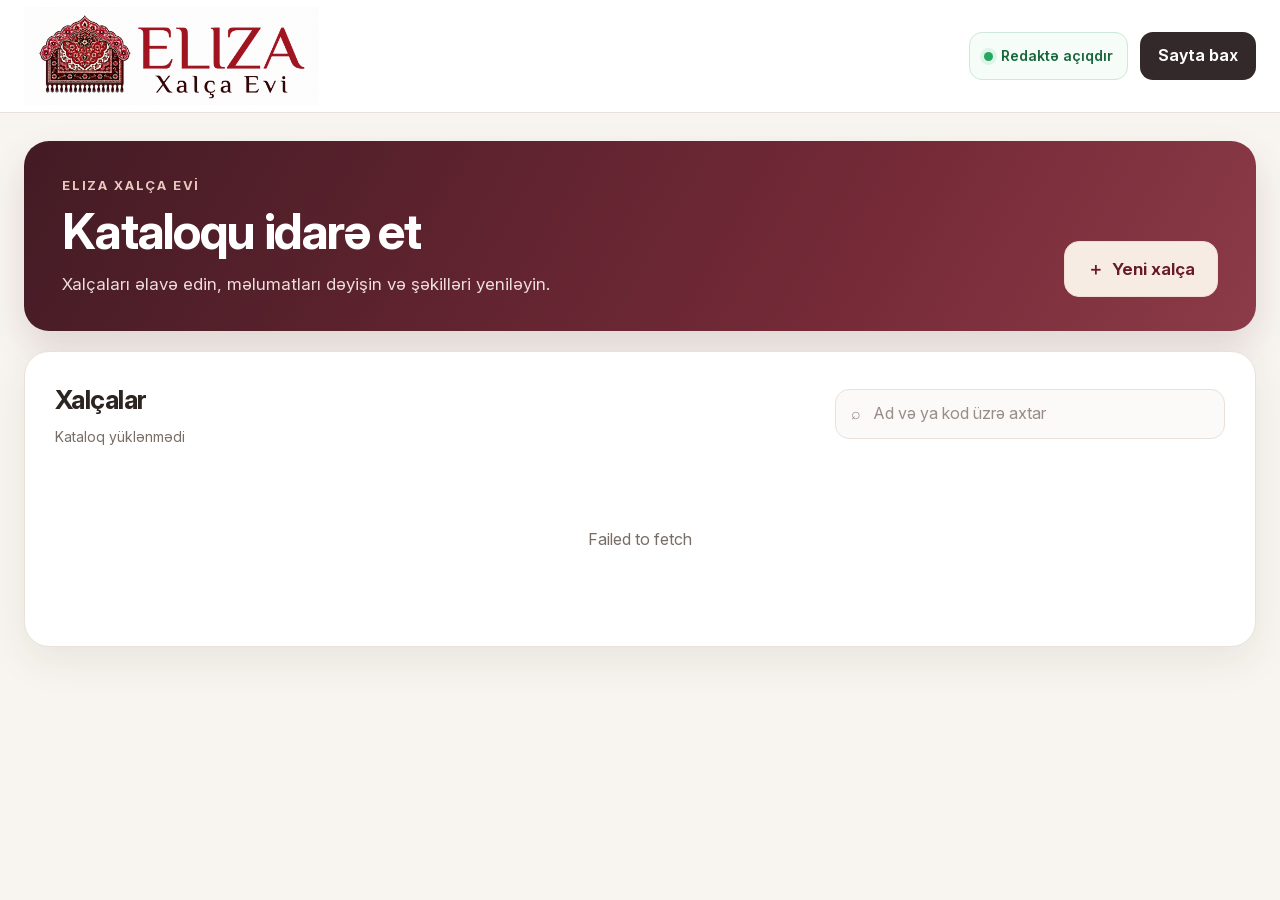
<file: public/admin/index.html>
<!doctype html>
<html lang="az">
<head>
  <meta charset="utf-8">
  <meta name="viewport" content="width=device-width,initial-scale=1">
  <title>ELIZA Xalça Evi — İdarəetmə</title>
  <meta name="robots" content="noindex,nofollow">
  <meta http-equiv="Content-Security-Policy" content="default-src 'self'; img-src 'self' data: blob: https://eliza-catalog-data.bubbly-moose-3025.chatgpt.site; font-src 'self'; style-src 'self'; script-src 'self'; connect-src 'self' https://eliza-catalog-data.bubbly-moose-3025.chatgpt.site; object-src 'none'; frame-ancestors 'none'; base-uri 'self'; form-action 'self'">
  <link rel="preload" href="../assets/inter-variable.woff2" as="font" type="font/woff2" crossorigin>
  <link rel="stylesheet" href="admin.css?v=2">
</head>
<body>
  <header class="header">
    <div class="header-inner">
      <a class="brand" href="../index.html" aria-label="ELIZA Xalça Evi">
        <img src="../assets/eliza-logo.png" alt="ELIZA Xalça Evi" width="1536" height="512">
      </a>
      <div class="header-actions">
        <span class="connection-status connected" id="connectionStatus"><i></i><span>Redaktə açıqdır</span></span>
        <a class="button button-dark" href="../index.html" target="_blank" rel="noopener">Sayta bax</a>
      </div>
    </div>
  </header>

  <main class="main">
    <section class="admin-hero">
      <div>
        <p class="eyebrow">ELIZA XALÇA EVİ</p>
        <h1>Kataloqu idarə et</h1>
        <p class="lead">Xalçaları əlavə edin, məlumatları dəyişin və şəkilləri yeniləyin.</p>
      </div>
      <button class="button button-primary button-large" id="addProductButton" type="button"><span aria-hidden="true">＋</span> Yeni xalça</button>
    </section>

    <section class="workspace" aria-labelledby="catalogHeading">
      <div class="workspace-head">
        <div>
          <h2 id="catalogHeading">Xalçalar</h2>
          <p id="resultCount">Kataloq yüklənir…</p>
        </div>
        <label class="search">
          <span aria-hidden="true">⌕</span>
          <input id="searchInput" type="search" placeholder="Ad və ya kod üzrə axtar" autocomplete="off">
        </label>
      </div>
      <div class="catalog-grid" id="productGrid" aria-live="polite"></div>
    </section>
  </main>

  <div class="modal" id="editorModal" role="dialog" aria-modal="true" aria-labelledby="editorTitle" hidden>
    <div class="modal-backdrop" data-close="editor"></div>
    <form class="editor-card" id="productForm">
      <div class="editor-head"><div><p class="eyebrow">KATALOQ KARTI</p><h2 id="editorTitle">Yeni xalça</h2></div><button class="close-button" type="button" data-close="editor" aria-label="Pəncərəni bağla">×</button></div>
      <div class="editor-body">
        <section class="form-section">
          <h3>Əsas məlumatlar</h3>
          <div class="form-grid">
            <label class="field field-wide"><span>Ad <b>*</b></span><input id="productName" required maxlength="120" placeholder="Məsələn: Göy medalyonlu klassik xalça"></label>
            <label class="field"><span>Qiymət (₼)</span><input id="productPrice" type="number" min="0" step="0.01" inputmode="decimal" placeholder="0.00"></label>
            <label class="field"><span>Ölçü</span><input id="productSize" maxlength="50" placeholder="160 × 230 sm"></label>
            <label class="field"><span>Material</span><input id="productMaterial" maxlength="70" placeholder="Polipropilen"></label>
            <label class="field"><span>Rəng</span><input id="productColor" maxlength="70" placeholder="Bej, göy"></label>
            <label class="field"><span>Üslub</span><input id="productStyle" maxlength="70" placeholder="Klassik"></label>
            <label class="field"><span>Otaq</span><input id="productRoom" maxlength="70" placeholder="Qonaq otağı"></label>
            <label class="field field-wide"><span>Təsvir</span><textarea id="productDescription" rows="4" maxlength="1200" placeholder="Xalça haqqında qısa məlumat"></textarea></label>
          </div>
        </section>

        <section class="form-section">
          <div class="section-title"><div><h3>Şəkillər</h3><p>Birinci şəkil kartın əsas fotosu olacaq.</p></div><label class="upload-button"><input id="photoInput" type="file" accept="image/jpeg,image/png,image/webp" multiple><span>＋ Şəkil yüklə</span></label></div>
          <div class="photo-list" id="photoList"></div>
          <p class="photo-hint">JPG, PNG və ya WEBP. Şəkillər sayta uyğun ölçüdə avtomatik hazırlanır.</p>
        </section>

        <section class="form-section">
          <div class="section-title"><div><h3>Əlavə xüsusiyyətlər</h3><p>İstədiyiniz xüsusiyyəti ayrıca əlavə edə bilərsiniz.</p></div><button class="button button-soft" id="addSpecButton" type="button">＋ Xüsusiyyət</button></div>
          <div class="spec-list" id="specList"></div>
        </section>
      </div>
      <div class="editor-footer"><p class="form-error" id="editorError" role="alert"></p><div><button class="button button-soft" type="button" data-close="editor">Ləğv et</button><button class="button button-primary" id="saveProductButton" type="submit">Yadda saxla</button></div></div>
    </form>
  </div>

  <div class="toast" id="toast" role="status" aria-live="polite" hidden></div>
  <script src="admin.js?v=2" defer></script>
</body>
</html>
</file>
<file: public/admin/admin.css>
@font-face{font-family:Inter;font-style:normal;font-weight:400 700;font-display:swap;src:url("../assets/inter-variable.woff2") format("woff2")}
:root{--bg:#f8f5f0;--card:#fff;--ink:#2c2522;--muted:#786d67;--line:#e9e1da;--wine:#8d2735;--wine-dark:#681b27;--soft:#f5efea;--green:#158348;--shadow:0 14px 40px rgba(57,34,27,.08);--max:1360px}
*{box-sizing:border-box}html{scroll-behavior:smooth}body{margin:0;background:var(--bg);color:var(--ink);font-family:Inter,Arial,sans-serif;font-size:16px;line-height:1.55}button,input,textarea{font:inherit}button,a{-webkit-tap-highlight-color:transparent}button{cursor:pointer}a{color:inherit;text-decoration:none}img{display:block;max-width:100%}[hidden]{display:none!important}:focus-visible{outline:3px solid #c65968;outline-offset:3px}
.header{position:sticky;top:0;z-index:30;border-bottom:1px solid var(--line);background:rgba(255,255,255,.96);backdrop-filter:blur(12px)}.header-inner{width:min(var(--max),calc(100% - 48px));min-height:112px;margin:auto;display:flex;align-items:center;justify-content:space-between;gap:28px}.brand{width:295px;flex:0 0 auto}.brand img{width:100%;height:auto}.header-actions{display:flex;align-items:center;gap:12px}.connection-status{display:inline-flex;align-items:center;gap:8px;min-height:48px;padding:0 14px;border:1px solid var(--line);border-radius:13px;background:#fff;font-size:14px;font-weight:600;color:#766a64}.connection-status i{width:9px;height:9px;border-radius:50%;background:#b9aea8;box-shadow:0 0 0 4px #f1ece8}.connection-status.connected{color:#17663c;border-color:#cee8d9;background:#f6fcf8}.connection-status.connected i{background:#24a760;box-shadow:0 0 0 4px #dff4e8}
.button{display:inline-flex;align-items:center;justify-content:center;gap:8px;min-height:48px;padding:11px 17px;border:1px solid transparent;border-radius:13px;font-weight:650;line-height:1.2;transition:transform .18s,filter .18s,box-shadow .18s}.button:hover{transform:translateY(-1px)}.button:disabled{cursor:wait;opacity:.6;transform:none}.button-primary{border-color:var(--wine);background:linear-gradient(135deg,#9f3040,var(--wine-dark));color:#fff;box-shadow:0 7px 18px rgba(111,28,40,.16)}.button-soft{border-color:var(--line);background:#fff;color:#5c4d47}.button-dark{background:#33282a;color:#fff}.button-large{min-height:56px;padding:15px 22px;border-radius:15px;font-size:17px}
.main{width:min(var(--max),calc(100% - 48px));margin:0 auto 72px}.admin-hero{display:flex;align-items:flex-end;justify-content:space-between;gap:32px;margin:28px 0 20px;padding:34px 38px;border-radius:25px;background:linear-gradient(120deg,#431b24,#762a38 68%,#8c3b48);color:#fff;box-shadow:0 18px 38px rgba(83,28,39,.14)}.eyebrow{margin:0 0 10px;color:#e8c8bf;font-size:13px;font-weight:700;letter-spacing:.14em}.admin-hero h1{margin:0;font-size:clamp(32px,4vw,49px);line-height:1.1;letter-spacing:-.035em}.lead{max-width:650px;margin:12px 0 0;color:#eeddd9;font-size:17px}.admin-hero .button-primary{border-color:#f3ddd2;background:#f7ece3;color:var(--wine-dark);box-shadow:none}
.workspace{padding:28px 30px 34px;border:1px solid var(--line);border-radius:25px;background:#fff;box-shadow:var(--shadow)}.workspace-head{display:flex;align-items:center;justify-content:space-between;gap:24px;margin-bottom:20px}.workspace-head h2{margin:0;font-size:26px;letter-spacing:-.02em}.workspace-head p{margin:5px 0 0;color:var(--muted);font-size:14px}.search{display:flex;align-items:center;gap:10px;width:min(390px,100%);min-height:50px;padding:0 15px;border:1px solid var(--line);border-radius:14px;background:#fcfaf8;color:#948781}.search:focus-within{border-color:#bb7f87;box-shadow:0 0 0 3px rgba(141,39,53,.09)}.search input{width:100%;border:0;outline:0;background:transparent;color:var(--ink)}.search input::placeholder{color:#9a8d87}.notice{display:flex;align-items:center;justify-content:space-between;gap:24px;margin:0 0 22px;padding:14px 17px;border:1px solid #edddd4;border-radius:14px;background:#fbf5f1;color:#644c43}.notice div{display:flex;align-items:baseline;gap:9px;flex-wrap:wrap}.notice strong{font-size:14px}.notice span{color:#8b766d;font-size:13px}.text-button{padding:6px;border:0;background:none;color:var(--wine);font-weight:700}
.catalog-grid{display:grid;grid-template-columns:repeat(4,minmax(0,1fr));align-items:stretch;gap:20px}.product-card{position:relative;display:flex;flex-direction:column;min-width:0;overflow:hidden;border:0;border-radius:19px;background:#fffdfb;box-shadow:0 8px 25px rgba(55,34,27,.08)}.card-photo{display:flex;align-items:center;justify-content:center;height:265px;padding:11px;overflow:hidden;background:#f3efe9}.card-photo img,.card-photo svg{width:100%;height:100%;object-fit:contain}.card-body{display:flex;flex:1;flex-direction:column;padding:17px 18px 19px}.card-code{margin:0 0 6px;color:#968983;font-size:12px;font-weight:650;letter-spacing:.05em}.card-title{min-height:54px;margin:0;font-size:16px;font-weight:650;line-height:1.55}.card-meta{min-height:23px;margin:8px 0 0;color:var(--muted);font-size:13px}.card-price{margin:12px 0 0;font-size:19px;font-weight:700;color:var(--wine-dark)}.card-actions{display:grid;grid-template-columns:1fr auto;gap:8px;margin-top:auto;padding-top:16px}.card-edit,.card-delete{min-height:42px;border-radius:11px;font-size:14px;font-weight:650}.card-edit{border:1px solid #e1d7d1;background:#fff;color:#524640}.card-delete{width:44px;border:1px solid #f0d8d8;background:#fff8f8;color:#ac3138}.empty{grid-column:1/-1;padding:60px 20px;text-align:center;color:var(--muted)}
.modal{position:fixed;inset:0;z-index:80;display:grid;place-items:center;padding:24px}.modal-backdrop{position:absolute;inset:0;background:rgba(29,20,21,.65);backdrop-filter:blur(5px)}.access-card,.editor-card{position:relative;z-index:1;border:1px solid rgba(255,255,255,.7);background:#fff;box-shadow:0 30px 80px rgba(27,15,17,.3)}.modal-card-small{width:min(520px,100%);padding:30px;border-radius:23px}.modal-icon{display:grid;place-items:center;width:48px;height:48px;margin-bottom:17px;border-radius:14px;background:#f7ece8;font-size:23px}.access-card h2{margin:0;font-size:25px}.access-card>p{margin:10px 0 19px;color:var(--muted)}.close-button{display:grid;place-items:center;width:42px;height:42px;padding:0;border:1px solid var(--line);border-radius:12px;background:#fff;color:#635650;font-size:27px;line-height:1}.access-card>.close-button{position:absolute;top:20px;right:20px}.field{display:flex;flex-direction:column;gap:7px}.field>span{font-size:13px;font-weight:650;color:#62534d}.field>span b{color:var(--wine)}.field input,.field textarea{width:100%;border:1px solid #ded4ce;border-radius:12px;background:#fff;padding:12px 13px;color:var(--ink);outline:0}.field input{min-height:47px}.field textarea{resize:vertical}.field input:focus,.field textarea:focus{border-color:#b9747e;box-shadow:0 0 0 3px rgba(141,39,53,.08)}.privacy-note{padding:11px 13px;border-radius:10px;background:#f7f3f0;font-size:13px!important}.modal-actions{display:flex;gap:10px;margin-top:20px}.form-error{min-height:20px;margin:10px 0 0;color:#b12831;font-size:13px;font-weight:600}
.editor-card{display:flex;flex-direction:column;width:min(1000px,100%);max-height:calc(100vh - 40px);overflow:hidden;border-radius:24px}.editor-head{display:flex;align-items:center;justify-content:space-between;padding:23px 27px;border-bottom:1px solid var(--line)}.editor-head .eyebrow{margin-bottom:5px;color:#9c5b64}.editor-head h2{margin:0;font-size:26px}.editor-body{overflow:auto;padding:4px 27px 25px}.form-section{padding:24px 0;border-bottom:1px solid var(--line)}.form-section:last-child{border-bottom:0}.form-section h3{margin:0 0 16px;font-size:18px}.form-grid{display:grid;grid-template-columns:repeat(2,minmax(0,1fr));gap:15px}.field-wide{grid-column:1/-1}.section-title{display:flex;align-items:flex-start;justify-content:space-between;gap:20px}.section-title h3{margin-bottom:3px}.section-title p{margin:0;color:var(--muted);font-size:13px}.upload-button{position:relative;display:inline-flex;align-items:center;justify-content:center;min-height:45px;padding:10px 15px;border:1px solid #d9cec8;border-radius:12px;background:#fff;color:#594b46;font-size:14px;font-weight:650;cursor:pointer}.upload-button input{position:absolute;width:1px;height:1px;opacity:0}.photo-list{display:grid;grid-template-columns:repeat(4,minmax(0,1fr));gap:12px;margin-top:18px}.photo-item{position:relative;display:grid;place-items:center;aspect-ratio:1;overflow:hidden;border:1px solid var(--line);border-radius:13px;background:#f5f1ed}.photo-item img,.photo-item svg{width:100%;height:100%;object-fit:contain}.photo-item button{position:absolute;top:7px;right:7px;display:grid;place-items:center;width:31px;height:31px;padding:0;border:0;border-radius:9px;background:rgba(43,30,31,.84);color:#fff;font-size:19px}.photo-item:first-child::after{content:"Əsas";position:absolute;left:7px;bottom:7px;padding:4px 8px;border-radius:7px;background:var(--wine);color:#fff;font-size:11px;font-weight:700}.photo-hint{margin:11px 0 0;color:var(--muted);font-size:12px}.spec-list{display:flex;flex-direction:column;gap:9px;margin-top:16px}.spec-row{display:grid;grid-template-columns:1fr 1.5fr 42px;gap:9px}.spec-row input{min-height:44px;padding:10px 12px;border:1px solid #ded4ce;border-radius:11px;outline:0}.spec-row button{border:1px solid #f0d8d8;border-radius:11px;background:#fff8f8;color:#a83238;font-size:19px}.editor-footer{display:flex;align-items:center;justify-content:space-between;gap:18px;padding:17px 27px;border-top:1px solid var(--line);background:#fcfaf8}.editor-footer .form-error{margin:0}.editor-footer>div{display:flex;gap:10px;margin-left:auto}.toast{position:fixed;right:24px;bottom:24px;z-index:120;max-width:420px;padding:14px 17px;border-radius:13px;background:#2e2826;color:#fff;font-size:14px;font-weight:600;box-shadow:0 16px 38px rgba(28,19,18,.25)}
@media(max-width:1050px){.catalog-grid{grid-template-columns:repeat(3,minmax(0,1fr))}.brand{width:245px}.connection-status span{display:none}.photo-list{grid-template-columns:repeat(3,minmax(0,1fr))}}
@media(max-width:760px){.header-inner,.main{width:min(100% - 28px,var(--max))}.header-inner{min-height:88px}.brand{width:185px}.header-actions{gap:7px}.connection-status{display:none}.header-actions .button{min-height:43px;padding:9px 11px;font-size:13px}.admin-hero{align-items:stretch;flex-direction:column;margin-top:17px;padding:25px 22px}.admin-hero h1{font-size:34px}.button-large{width:100%}.workspace{padding:21px 16px}.workspace-head{align-items:stretch;flex-direction:column}.search{width:100%}.catalog-grid{grid-template-columns:repeat(2,minmax(0,1fr));gap:12px}.card-photo{height:185px}.card-body{padding:14px}.card-title{min-height:68px;font-size:14px}.notice{align-items:flex-start}.notice div{display:block}.notice span{display:block;margin-top:3px}.modal{padding:10px}.editor-card{max-height:calc(100vh - 20px);border-radius:18px}.editor-head,.editor-footer{padding:16px}.editor-body{padding:0 16px 18px}.form-grid{grid-template-columns:1fr}.field-wide{grid-column:auto}.photo-list{grid-template-columns:repeat(2,minmax(0,1fr))}.section-title{align-items:stretch;flex-direction:column}.editor-footer{align-items:stretch;flex-direction:column}.editor-footer>div{width:100%}.editor-footer .button{flex:1}.spec-row{grid-template-columns:1fr 1fr 42px}}
@media(max-width:430px){.header-actions .button-soft{display:none}.brand{width:175px}.catalog-grid{grid-template-columns:1fr}.card-photo{height:265px}.card-title{min-height:auto}.modal-card-small{padding:24px 19px}.modal-actions{flex-direction:column}.spec-row{grid-template-columns:1fr 42px}.spec-row input:nth-child(2){grid-column:1/2}.spec-row button{grid-column:2;grid-row:1/3}}
@media(prefers-reduced-motion:reduce){*{scroll-behavior:auto!important;transition:none!important}}
</file>
